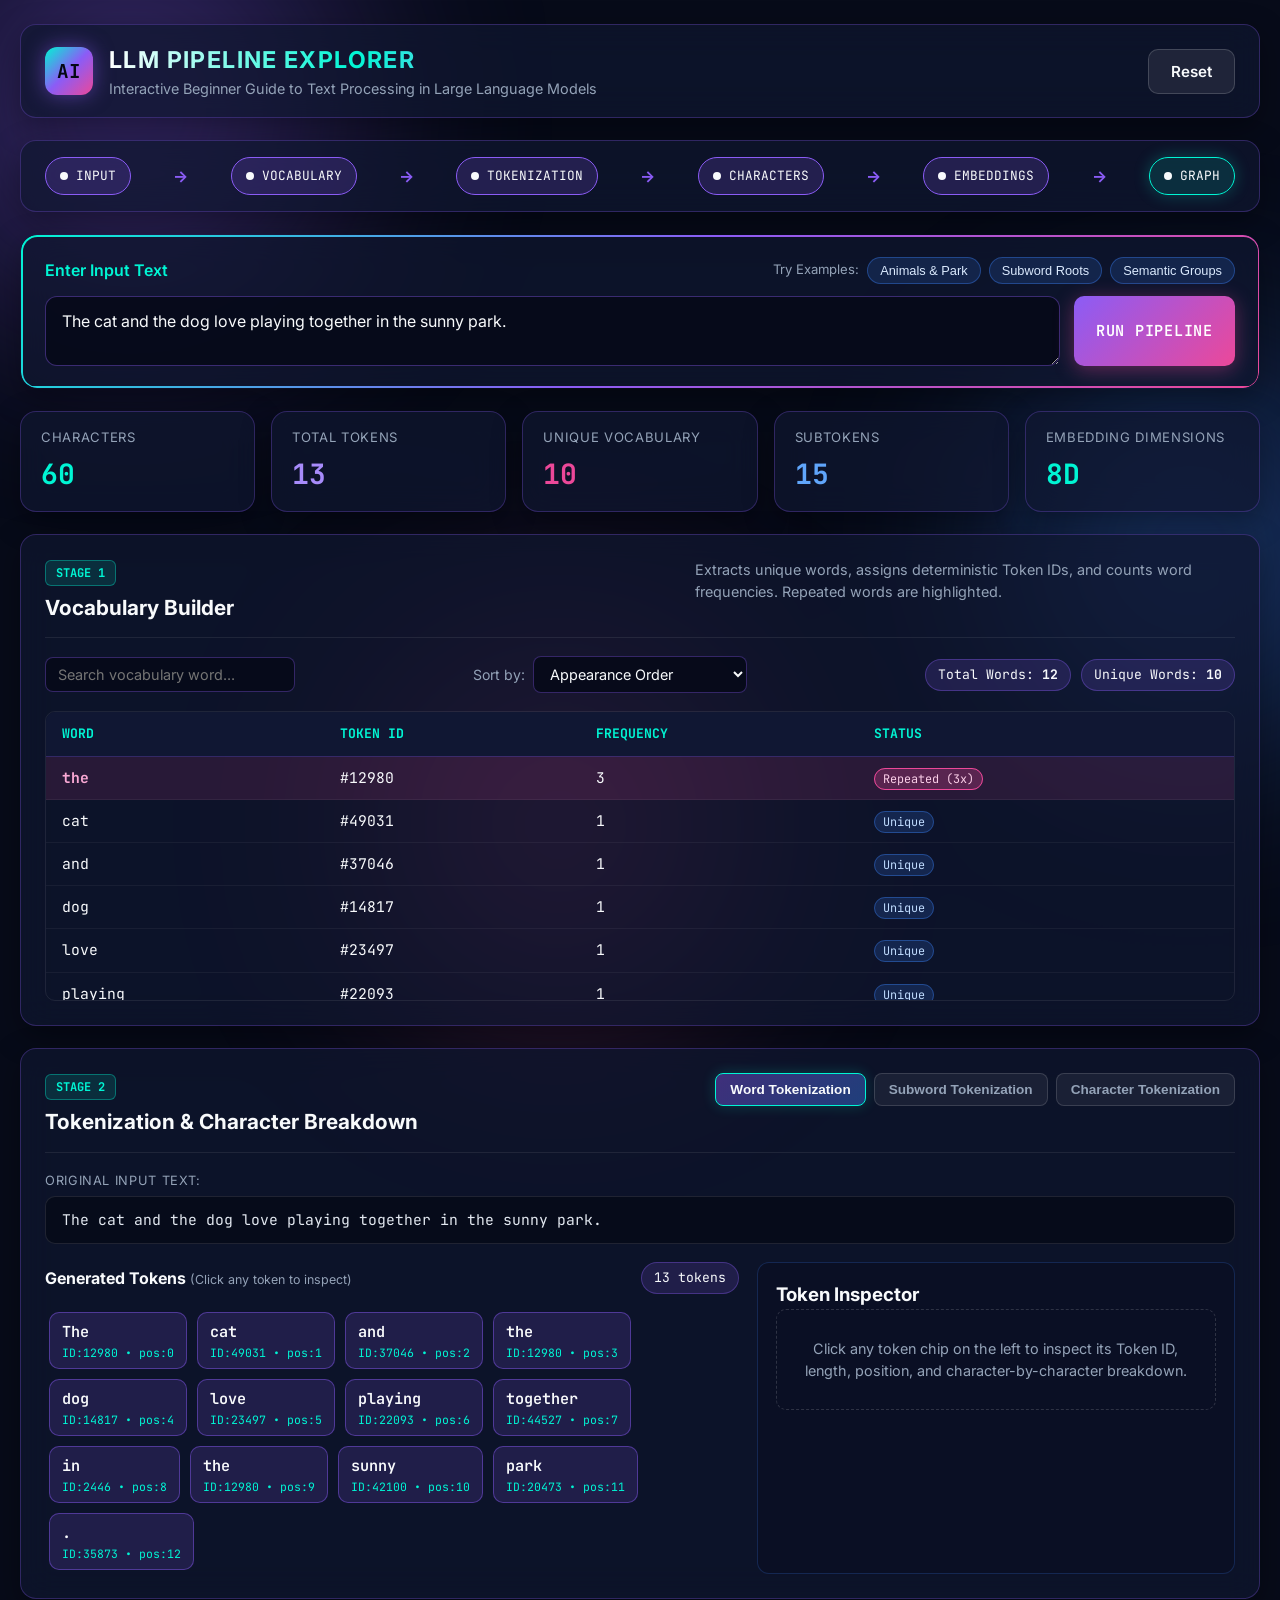
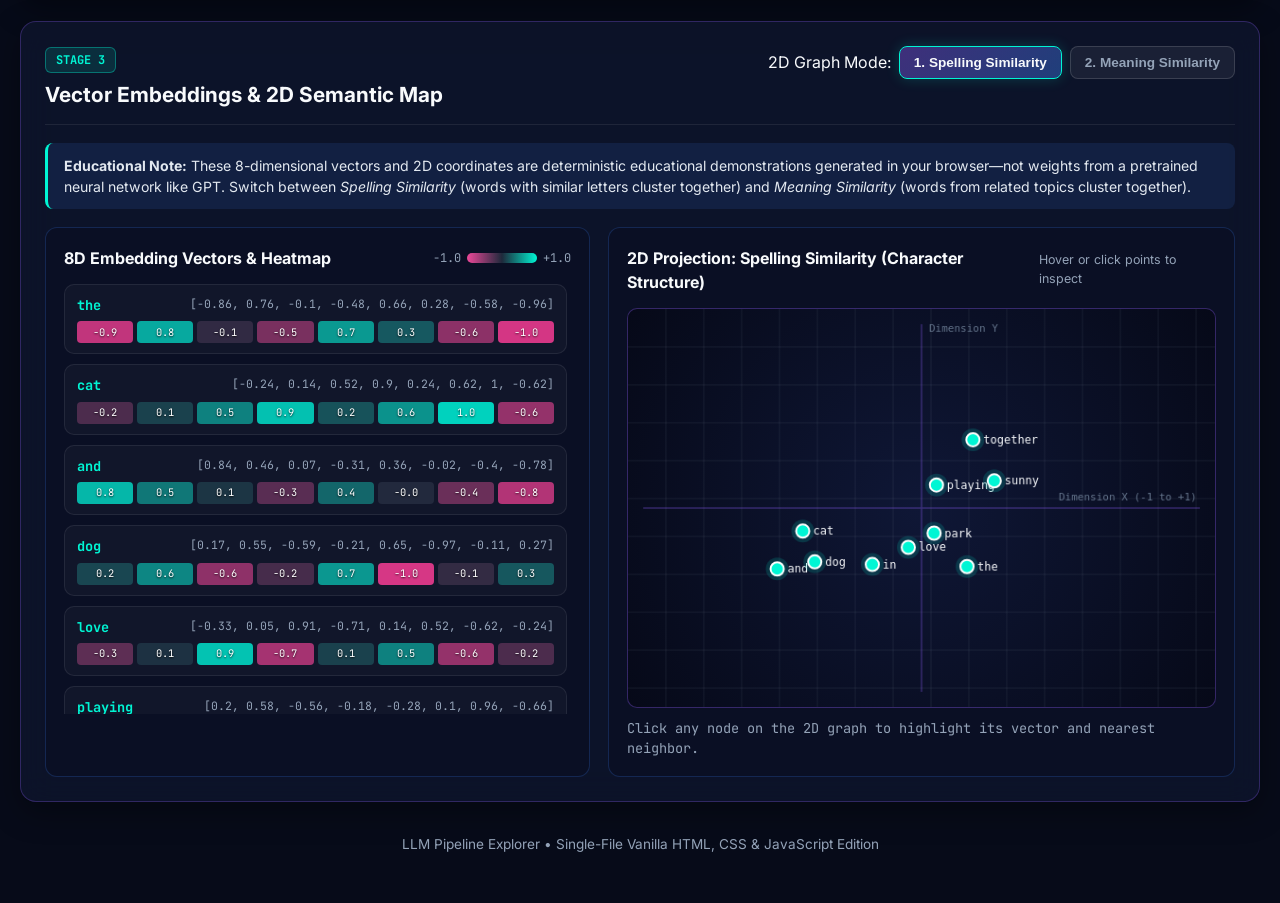
<file: heee.html>
<!DOCTYPE html>
<html lang="en">
<head>
  <meta charset="UTF-8" />
  <meta name="viewport" content="width=device-width, initial-scale=1.0" />
  <title>LLM Pipeline Explorer</title>
  <link rel="preconnect" href="https://fonts.googleapis.com" />
  <link rel="preconnect" href="https://fonts.gstatic.com" crossorigin />
  <link
    href="https://fonts.googleapis.com/css2?family=Inter:wght@400;500;600;700&family=JetBrains+Mono:wght@400;500;600;700&display=swap"
    rel="stylesheet"
  />
  <style>
    :root {
      --bg-navy: #070b19;
      --bg-card: rgba(16, 23, 48, 0.72);
      --bg-subcard: rgba(11, 16, 36, 0.78);
      --border-glass: rgba(139, 92, 246, 0.28);
      --cyan: #00f5d4;
      --blue: #3b82f6;
      --violet: #8b5cf6;
      --purple: #6d28d9;
      --pink: #ec4899;
      --text-white: #f8fafc;
      --text-muted: #94a3b8;
      --font-sans: 'Inter', -apple-system, BlinkMacSystemFont, sans-serif;
      --font-mono: 'JetBrains Mono', monospace;
    }

    * { box-sizing: border-box; margin: 0; padding: 0; }

    body {
      background-color: var(--bg-navy);
      color: var(--text-white);
      font-family: var(--font-sans);
      line-height: 1.5;
      min-height: 100vh;
      overflow-x: hidden;
      position: relative;
    }

    .bg-orb {
      position: fixed;
      border-radius: 50%;
      filter: blur(110px);
      z-index: -1;
      opacity: 0.35;
      pointer-events: none;
    }
    .orb-1 { width: 420px; height: 420px; background: var(--violet); top: -100px; left: -80px; }
    .orb-2 { width: 380px; height: 380px; background: var(--blue); top: 40%; right: -100px; }
    .orb-3 { width: 350px; height: 350px; background: var(--pink); bottom: -100px; left: 30%; }

    .app-container {
      max-width: 1320px;
      margin: 0 auto;
      padding: 24px 20px 48px;
      display: flex;
      flex-direction: column;
      gap: 22px;
    }

    .glass-card {
      background: var(--bg-card);
      backdrop-filter: blur(16px);
      -webkit-backdrop-filter: blur(16px);
      border: 1px solid var(--border-glass);
      border-radius: 16px;
      box-shadow: 0 10px 30px rgba(0, 0, 0, 0.35);
    }

    .glass-subcard {
      background: var(--bg-subcard);
      border: 1px solid rgba(59, 130, 246, 0.22);
      border-radius: 12px;
      padding: 18px;
    }

    .gradient-border {
      position: relative;
      border: 1px solid transparent;
      background-clip: padding-box;
    }
    .gradient-border::before {
      content: "";
      position: absolute;
      inset: 0;
      border-radius: 16px;
      padding: 1.5px;
      background: linear-gradient(135deg, var(--cyan), var(--violet), var(--pink));
      -webkit-mask: linear-gradient(#fff 0 0) content-box, linear-gradient(#fff 0 0);
      -webkit-mask-composite: xor;
      mask-composite: exclude;
      pointer-events: none;
    }

    .top-header {
      padding: 18px 24px;
      display: flex;
      justify-content: space-between;
      align-items: center;
      flex-wrap: wrap;
      gap: 16px;
    }
    .brand { display: flex; align-items: center; gap: 16px; }
    .logo-badge {
      width: 48px;
      height: 48px;
      border-radius: 12px;
      background: linear-gradient(135deg, var(--cyan), var(--violet), var(--pink));
      display: grid;
      place-items: center;
      font-family: var(--font-mono);
      font-weight: 700;
      font-size: 1.2rem;
      color: #050814;
      box-shadow: 0 0 20px rgba(139, 92, 246, 0.5);
    }
    .brand h1 {
      font-size: 1.45rem;
      letter-spacing: 0.06em;
      background: linear-gradient(90deg, #ffffff, var(--cyan), #c4b5fd);
      -webkit-background-clip: text;
      -webkit-text-fill-color: transparent;
    }
    .subtitle { color: var(--text-muted); font-size: 0.9rem; }

    .btn {
      border: none;
      border-radius: 10px;
      padding: 12px 22px;
      font-family: var(--font-sans);
      font-weight: 600;
      font-size: 0.95rem;
      cursor: pointer;
      transition: transform 0.18s ease, box-shadow 0.18s ease, background 0.18s ease;
    }
    .btn:active { transform: scale(0.97); }
    .btn-primary {
      background: linear-gradient(135deg, var(--violet), var(--pink));
      color: white;
      font-family: var(--font-mono);
      letter-spacing: 0.05em;
      box-shadow: 0 4px 20px rgba(236, 72, 153, 0.38);
      white-space: nowrap;
    }
    .btn-primary:hover { transform: translateY(-2px); box-shadow: 0 6px 26px rgba(0, 245, 212, 0.4); }
    .btn-secondary {
      background: rgba(255, 255, 255, 0.08);
      color: var(--text-white);
      border: 1px solid rgba(255, 255, 255, 0.16);
    }
    .btn-secondary:hover { background: rgba(255, 255, 255, 0.15); }

    .pipeline-flow {
      padding: 16px 24px;
      display: flex;
      align-items: center;
      justify-content: space-between;
      flex-wrap: wrap;
      gap: 10px;
    }
    .flow-step {
      display: flex;
      align-items: center;
      gap: 8px;
      padding: 8px 14px;
      border-radius: 999px;
      background: rgba(255, 255, 255, 0.04);
      border: 1px solid rgba(255, 255, 255, 0.1);
      font-family: var(--font-mono);
      font-size: 0.8rem;
      color: var(--text-muted);
      transition: all 0.3s ease;
    }
    .flow-step.active {
      color: var(--text-white);
      border-color: var(--cyan);
      background: rgba(0, 245, 212, 0.12);
      box-shadow: 0 0 16px rgba(0, 245, 212, 0.25);
    }
    .flow-step.completed {
      color: var(--text-white);
      border-color: var(--violet);
      background: rgba(139, 92, 246, 0.18);
    }
    .step-dot { width: 8px; height: 8px; border-radius: 50%; background: currentColor; }
    .flow-arrow { color: var(--violet); font-weight: bold; }

    .input-section { padding: 22px 24px; }
    .section-header-row {
      display: flex;
      justify-content: space-between;
      align-items: center;
      flex-wrap: wrap;
      gap: 12px;
      margin-bottom: 12px;
    }
    .section-title { font-weight: 600; font-size: 1rem; color: var(--cyan); }
    .example-buttons { display: flex; align-items: center; flex-wrap: wrap; gap: 8px; }
    .example-label { font-size: 0.82rem; color: var(--text-muted); }
    .btn-chip {
      background: rgba(59, 130, 246, 0.16);
      border: 1px solid rgba(59, 130, 246, 0.38);
      color: #dbeafe;
      padding: 5px 12px;
      border-radius: 999px;
      font-size: 0.8rem;
      cursor: pointer;
      transition: all 0.2s ease;
    }
    .btn-chip:hover { background: rgba(139, 92, 246, 0.32); border-color: var(--cyan); }

    .input-controls { display: flex; gap: 14px; align-items: stretch; }
    textarea#userInput {
      flex: 1;
      background: rgba(6, 10, 24, 0.85);
      border: 1px solid rgba(139, 92, 246, 0.4);
      border-radius: 12px;
      padding: 14px 16px;
      color: var(--text-white);
      font-family: var(--font-sans);
      font-size: 1rem;
      resize: vertical;
      outline: none;
      transition: border-color 0.2s ease;
    }
    textarea#userInput:focus { border-color: var(--cyan); }

    .error-banner {
      margin-top: 12px;
      padding: 10px 14px;
      border-radius: 8px;
      background: rgba(236, 72, 153, 0.18);
      border: 1px solid var(--pink);
      color: #fbcfe8;
      font-size: 0.9rem;
    }
    .hidden { display: none !important; }

    .stats-grid {
      display: grid;
      grid-template-columns: repeat(auto-fit, minmax(190px, 1fr));
      gap: 16px;
    }
    .stat-card { padding: 16px 20px; display: flex; flex-direction: column; gap: 6px; }
    .stat-label { font-size: 0.82rem; color: var(--text-muted); text-transform: uppercase; letter-spacing: 0.05em; }
    .stat-value { font-family: var(--font-mono); font-size: 1.75rem; font-weight: 700; }
    .cyan-text { color: var(--cyan); }
    .violet-text { color: #a78bfa; }
    .pink-text { color: var(--pink); }
    .blue-text { color: #60a5fa; }

    .stage-section { padding: 24px; display: flex; flex-direction: column; gap: 18px; }
    .stage-header {
      display: flex;
      justify-content: space-between;
      align-items: flex-start;
      flex-wrap: wrap;
      gap: 14px;
      border-bottom: 1px solid rgba(255, 255, 255, 0.08);
      padding-bottom: 14px;
    }
    .stage-badge {
      display: inline-block;
      font-family: var(--font-mono);
      font-size: 0.75rem;
      font-weight: 700;
      color: var(--cyan);
      background: rgba(0, 245, 212, 0.12);
      border: 1px solid rgba(0, 245, 212, 0.35);
      padding: 3px 10px;
      border-radius: 6px;
      margin-bottom: 6px;
    }
    .stage-header h2 { font-size: 1.3rem; }
    .stage-desc { color: var(--text-muted); font-size: 0.9rem; max-width: 540px; }

    .vocab-toolbar {
      display: flex;
      justify-content: space-between;
      align-items: center;
      flex-wrap: wrap;
      gap: 12px;
    }
    .search-box input, .sort-box select {
      background: rgba(6, 10, 24, 0.85);
      border: 1px solid rgba(139, 92, 246, 0.35);
      border-radius: 8px;
      padding: 8px 12px;
      color: var(--text-white);
      font-family: var(--font-sans);
      font-size: 0.9rem;
      outline: none;
    }
    .search-box input:focus, .sort-box select:focus { border-color: var(--cyan); }
    .sort-box { display: flex; align-items: center; gap: 8px; font-size: 0.88rem; color: var(--text-muted); }
    .vocab-summary-pills { display: flex; gap: 10px; }
    .pill {
      background: rgba(139, 92, 246, 0.16);
      border: 1px solid rgba(139, 92, 246, 0.35);
      padding: 5px 12px;
      border-radius: 999px;
      font-size: 0.82rem;
      font-family: var(--font-mono);
    }

    .table-wrapper {
      max-height: 290px;
      overflow-y: auto;
      border-radius: 10px;
      border: 1px solid rgba(255, 255, 255, 0.08);
    }
    .vocab-table { width: 100%; border-collapse: collapse; text-align: left; font-size: 0.92rem; }
    .vocab-table th {
      position: sticky;
      top: 0;
      background: #101733;
      padding: 12px 16px;
      color: var(--cyan);
      font-family: var(--font-mono);
      font-size: 0.82rem;
      text-transform: uppercase;
      border-bottom: 1px solid rgba(139, 92, 246, 0.3);
    }
    .vocab-table td {
      padding: 10px 16px;
      border-bottom: 1px solid rgba(255, 255, 255, 0.05);
      font-family: var(--font-mono);
    }
    .vocab-table tr.repeated-word { background: rgba(236, 72, 153, 0.12); }
    .vocab-table tr.repeated-word td:first-child { color: #f9a8d4; font-weight: 700; }
    .badge-repeat {
      background: rgba(236, 72, 153, 0.25);
      border: 1px solid var(--pink);
      color: #fbcfe8;
      padding: 2px 8px;
      border-radius: 999px;
      font-size: 0.74rem;
    }
    .badge-unique {
      background: rgba(59, 130, 246, 0.18);
      border: 1px solid rgba(59, 130, 246, 0.4);
      color: #bfdbfe;
      padding: 2px 8px;
      border-radius: 999px;
      font-size: 0.74rem;
    }

    .tab-group, .graph-toggle-group { display: flex; align-items: center; gap: 8px; flex-wrap: wrap; }
    .tab-btn, .mode-btn {
      background: rgba(255, 255, 255, 0.06);
      border: 1px solid rgba(255, 255, 255, 0.14);
      color: var(--text-muted);
      padding: 8px 14px;
      border-radius: 8px;
      font-size: 0.85rem;
      font-weight: 600;
      cursor: pointer;
      transition: all 0.2s ease;
    }
    .tab-btn.active, .mode-btn.active {
      background: linear-gradient(135deg, rgba(139, 92, 246, 0.4), rgba(59, 130, 246, 0.4));
      border-color: var(--cyan);
      color: var(--text-white);
      box-shadow: 0 0 14px rgba(0, 245, 212, 0.2);
    }

    .info-callout {
      background: rgba(59, 130, 246, 0.12);
      border-left: 3px solid var(--cyan);
      padding: 12px 16px;
      border-radius: 8px;
      font-size: 0.88rem;
      color: #e2e8f0;
    }
    .info-callout code {
      background: rgba(0, 0, 0, 0.35);
      padding: 2px 6px;
      border-radius: 4px;
      color: var(--cyan);
      font-family: var(--font-mono);
    }

    .original-text-box { display: flex; flex-direction: column; gap: 6px; }
    .box-label { font-size: 0.8rem; color: var(--text-muted); text-transform: uppercase; letter-spacing: 0.05em; }
    .mono-box {
      background: rgba(6, 10, 24, 0.8);
      border: 1px solid rgba(255, 255, 255, 0.1);
      padding: 12px 16px;
      border-radius: 10px;
      font-family: var(--font-mono);
      font-size: 0.92rem;
      color: #e2e8f0;
    }

    .token-area { display: grid; grid-template-columns: 1.45fr 1fr; gap: 18px; }
    .panel-header { display: flex; justify-content: space-between; align-items: center; margin-bottom: 14px; gap: 10px; }
    .panel-header h3 { font-size: 1rem; }
    .hint { font-size: 0.78rem; color: var(--text-muted); font-weight: 400; }

    .token-grid {
      display: flex;
      flex-wrap: wrap;
      gap: 10px;
      max-height: 320px;
      overflow-y: auto;
      padding: 4px;
    }
    .token-chip {
      background: rgba(139, 92, 246, 0.16);
      border: 1px solid rgba(139, 92, 246, 0.45);
      border-radius: 10px;
      padding: 8px 12px;
      cursor: pointer;
      display: flex;
      flex-direction: column;
      gap: 3px;
      transition: all 0.18s ease;
      font-family: var(--font-mono);
    }
    .token-chip:hover { transform: translateY(-2px); border-color: var(--cyan); background: rgba(0, 245, 212, 0.14); }
    .token-chip.selected {
      border-color: var(--pink);
      background: rgba(236, 72, 153, 0.25);
      box-shadow: 0 0 14px rgba(236, 72, 153, 0.35);
    }
    .token-chip-text { font-size: 0.95rem; font-weight: 600; color: var(--text-white); }
    .token-chip-meta { font-size: 0.72rem; color: var(--cyan); }

    .inspector-placeholder {
      color: var(--text-muted);
      font-size: 0.9rem;
      padding: 28px 12px;
      text-align: center;
      border: 1px dashed rgba(255, 255, 255, 0.15);
      border-radius: 10px;
    }
    .inspector-content { display: flex; flex-direction: column; gap: 14px; }
    .inspector-hero {
      background: rgba(139, 92, 246, 0.16);
      border: 1px solid rgba(139, 92, 246, 0.35);
      padding: 12px;
      border-radius: 10px;
    }
    .inspector-label { display: block; font-size: 0.75rem; text-transform: uppercase; color: var(--text-muted); margin-bottom: 4px; }
    .inspector-token-value { font-family: var(--font-mono); font-size: 1.25rem; font-weight: 700; color: var(--cyan); }
    .inspector-metrics { display: grid; grid-template-columns: repeat(2, 1fr); gap: 10px; }
    .metric-item { background: rgba(255, 255, 255, 0.04); padding: 10px; border-radius: 8px; display: flex; flex-direction: column; }
    .metric-item span { font-size: 0.75rem; color: var(--text-muted); }
    .metric-item strong { font-family: var(--font-mono); font-size: 0.95rem; color: var(--text-white); }

    .char-boxes { display: flex; flex-wrap: wrap; gap: 8px; margin-top: 6px; }
    .char-box {
      background: rgba(0, 245, 212, 0.12);
      border: 1px solid rgba(0, 245, 212, 0.35);
      border-radius: 8px;
      padding: 6px 10px;
      text-align: center;
      font-family: var(--font-mono);
    }
    .char-box .c-glyph { display: block; font-size: 1rem; font-weight: 700; color: var(--text-white); }
    .char-box .c-code { display: block; font-size: 0.68rem; color: var(--cyan); }

    .embeddings-layout { display: grid; grid-template-columns: 1fr 1.15fr; gap: 18px; }
    .heatmap-legend { display: flex; align-items: center; gap: 6px; font-family: var(--font-mono); font-size: 0.75rem; color: var(--text-muted); }
    .legend-bar { width: 70px; height: 10px; border-radius: 999px; background: linear-gradient(90deg, #ec4899, #1e293b, #00f5d4); }

    .vector-list { display: flex; flex-direction: column; gap: 10px; max-height: 430px; overflow-y: auto; padding-right: 4px; }
    .vector-row {
      background: rgba(255, 255, 255, 0.03);
      border: 1px solid rgba(255, 255, 255, 0.08);
      border-radius: 10px;
      padding: 10px 12px;
      cursor: pointer;
      transition: border-color 0.2s ease;
    }
    .vector-row.highlighted { border-color: var(--cyan); background: rgba(0, 245, 212, 0.08); }
    .vector-row-top { display: flex; justify-content: space-between; margin-bottom: 6px; font-family: var(--font-mono); font-size: 0.85rem; }
    .vector-word { font-weight: 700; color: var(--cyan); }
    .vector-nums { color: var(--text-muted); font-size: 0.72rem; }
    .heatmap-cells { display: grid; grid-template-columns: repeat(8, 1fr); gap: 4px; }
    .heat-cell {
      height: 22px;
      border-radius: 4px;
      display: grid;
      place-items: center;
      font-family: var(--font-mono);
      font-size: 0.65rem;
      color: #ffffff;
      text-shadow: 0 1px 2px rgba(0, 0, 0, 0.8);
    }

    .canvas-wrapper {
      position: relative;
      width: 100%;
      border-radius: 10px;
      overflow: hidden;
      border: 1px solid rgba(139, 92, 246, 0.35);
      background: radial-gradient(circle at center, #0f1736 0%, #060918 100%);
    }
    canvas#embeddingCanvas { width: 100%; height: auto; display: block; cursor: crosshair; }
    .canvas-tooltip {
      position: absolute;
      pointer-events: none;
      background: rgba(7, 11, 25, 0.94);
      border: 1px solid var(--cyan);
      padding: 8px 12px;
      border-radius: 8px;
      font-family: var(--font-mono);
      font-size: 0.78rem;
      color: var(--text-white);
      box-shadow: 0 6px 20px rgba(0, 0, 0, 0.5);
      z-index: 10;
    }
    .graph-footer-info { margin-top: 10px; font-size: 0.85rem; color: var(--text-muted); font-family: var(--font-mono); }
    .app-footer { text-align: center; color: var(--text-muted); font-size: 0.85rem; padding-top: 10px; }

    @media (max-width: 960px) {
      .token-area, .embeddings-layout { grid-template-columns: 1fr; }
      .input-controls { flex-direction: column; }
    }
  </style>
</head>
<body>
  <div class="bg-orb orb-1"></div>
  <div class="bg-orb orb-2"></div>
  <div class="bg-orb orb-3"></div>

  <div class="app-container">
    <!-- Header -->
    <header class="top-header glass-card">
      <div class="brand">
        <div class="logo-badge">AI</div>
        <div>
          <h1>LLM PIPELINE EXPLORER</h1>
          <p class="subtitle">Interactive Beginner Guide to Text Processing in Large Language Models</p>
        </div>
      </div>
      <div class="header-actions">
        <button id="resetBtn" class="btn btn-secondary" title="Reset dashboard">Reset</button>
      </div>
    </header>

    <!-- Pipeline Flow Diagram -->
    <section class="pipeline-flow glass-card" aria-label="Pipeline Progress">
      <div class="flow-step active" data-step="0"><span class="step-dot"></span><span class="step-label">INPUT</span></div>
      <div class="flow-arrow">→</div>
      <div class="flow-step" data-step="1"><span class="step-dot"></span><span class="step-label">VOCABULARY</span></div>
      <div class="flow-arrow">→</div>
      <div class="flow-step" data-step="2"><span class="step-dot"></span><span class="step-label">TOKENIZATION</span></div>
      <div class="flow-arrow">→</div>
      <div class="flow-step" data-step="3"><span class="step-dot"></span><span class="step-label">CHARACTERS</span></div>
      <div class="flow-arrow">→</div>
      <div class="flow-step" data-step="4"><span class="step-dot"></span><span class="step-label">EMBEDDINGS</span></div>
      <div class="flow-arrow">→</div>
      <div class="flow-step" data-step="5"><span class="step-dot"></span><span class="step-label">GRAPH</span></div>
    </section>

    <!-- Input & Controls -->
    <section class="input-section glass-card gradient-border">
      <div class="section-header-row">
        <label for="userInput" class="section-title">Enter Input Text</label>
        <div class="example-buttons">
          <span class="example-label">Try Examples:</span>
          <button type="button" class="btn-chip example-btn" data-text="The cat and the dog love playing together in the sunny park.">Animals &amp; Park</button>
          <button type="button" class="btn-chip example-btn" data-text="Running runners run fast while learning deep learning models.">Subword Roots</button>
          <button type="button" class="btn-chip example-btn" data-text="Apple, banana, and mango are sweet fruits; computer and laptop are smart machines.">Semantic Groups</button>
        </div>
      </div>

      <div class="input-controls">
        <textarea id="userInput" rows="2" placeholder="Type any sentence here to watch how an LLM processes text...">The cat and the dog love playing together in the sunny park.</textarea>
        <button id="runPipelineBtn" class="btn btn-primary">RUN PIPELINE</button>
      </div>
      <p id="errorBanner" class="error-banner hidden" role="alert"></p>
    </section>

    <!-- Live Statistics Bar -->
    <section class="stats-grid">
      <div class="stat-card glass-card"><span class="stat-label">Characters</span><span id="statChars" class="stat-value cyan-text">0</span></div>
      <div class="stat-card glass-card"><span class="stat-label">Total Tokens</span><span id="statTotalTokens" class="stat-value violet-text">0</span></div>
      <div class="stat-card glass-card"><span class="stat-label">Unique Vocabulary</span><span id="statVocabSize" class="stat-value pink-text">0</span></div>
      <div class="stat-card glass-card"><span class="stat-label">Subtokens</span><span id="statSubtokens" class="stat-value blue-text">0</span></div>
      <div class="stat-card glass-card"><span class="stat-label">Embedding Dimensions</span><span id="statDimensions" class="stat-value cyan-text">8D</span></div>
    </section>

    <!-- STAGE 1: VOCABULARY BUILDER -->
    <section class="stage-section glass-card" id="stage1">
      <div class="stage-header">
        <div>
          <span class="stage-badge">STAGE 1</span>
          <h2>Vocabulary Builder</h2>
        </div>
        <p class="stage-desc">
          Extracts unique words, assigns deterministic Token IDs, and counts word frequencies. Repeated words are highlighted.
        </p>
      </div>

      <div class="vocab-toolbar">
        <div class="search-box">
          <input type="text" id="vocabSearch" placeholder="Search vocabulary word..." aria-label="Search vocabulary" />
        </div>
        <div class="sort-box">
          <label for="vocabSort">Sort by:</label>
          <select id="vocabSort">
            <option value="order">Appearance Order</option>
            <option value="freq-desc">Frequency (High → Low)</option>
            <option value="freq-asc">Frequency (Low → High)</option>
            <option value="alpha">Alphabetical (A → Z)</option>
            <option value="id">Token ID</option>
          </select>
        </div>
        <div class="vocab-summary-pills">
          <span class="pill">Total Words: <strong id="vocabTotalCount">0</strong></span>
          <span class="pill">Unique Words: <strong id="vocabUniqueCount">0</strong></span>
        </div>
      </div>

      <div class="table-wrapper">
        <table class="vocab-table">
          <thead>
            <tr>
              <th>Word</th>
              <th>Token ID</th>
              <th>Frequency</th>
              <th>Status</th>
            </tr>
          </thead>
          <tbody id="vocabTableBody"></tbody>
        </table>
      </div>
    </section>

    <!-- STAGE 2: TOKENIZATION -->
    <section class="stage-section glass-card" id="stage2">
      <div class="stage-header">
        <div>
          <span class="stage-badge">STAGE 2</span>
          <h2>Tokenization &amp; Character Breakdown</h2>
        </div>
        <div class="tab-group" role="tablist">
          <button class="tab-btn active" data-tab="word" role="tab">Word Tokenization</button>
          <button class="tab-btn" data-tab="subword" role="tab">Subword Tokenization</button>
          <button class="tab-btn" data-tab="char" role="tab">Character Tokenization</button>
        </div>
      </div>

      <div id="subwordNote" class="info-callout hidden">
        <strong>Educational Note:</strong> This subword splitter uses deterministic prefix/root/suffix rules (e.g., <code>play</code> + <code>##ing</code>) to demonstrate how modern LLMs break unfamiliar or complex words into smaller reusable pieces. Real LLMs use statistical algorithms like BPE (Byte Pair Encoding) trained on massive datasets.
      </div>

      <div class="original-text-box">
        <span class="box-label">Original Input Text:</span>
        <div id="originalTextDisplay" class="mono-box"></div>
      </div>

      <div class="token-area">
        <div class="token-stream-panel">
          <div class="panel-header">
            <h3>Generated Tokens <span class="hint">(Click any token to inspect)</span></h3>
            <span id="activeModeCount" class="pill">0 tokens</span>
          </div>
          <div id="tokenContainer" class="token-grid"></div>
        </div>

        <div class="token-inspector-panel glass-subcard">
          <h3>Token Inspector</h3>
          <div id="tokenInspectorEmpty" class="inspector-placeholder">
            Click any token chip on the left to inspect its Token ID, length, position, and character-by-character breakdown.
          </div>
          <div id="tokenInspectorDetails" class="inspector-content hidden">
            <div class="inspector-hero">
              <span class="inspector-label">Selected Token</span>
              <div id="inspTokenText" class="inspector-token-value"></div>
            </div>
            <div class="inspector-metrics">
              <div class="metric-item"><span>Token ID</span><strong id="inspTokenId">-</strong></div>
              <div class="metric-item"><span>Length</span><strong id="inspTokenLen">-</strong></div>
              <div class="metric-item"><span>Position Index</span><strong id="inspTokenPos">-</strong></div>
              <div class="metric-item"><span>Mode</span><strong id="inspTokenMode">-</strong></div>
            </div>
            <div class="char-breakdown-section">
              <span class="inspector-label">Character-by-Character Breakdown</span>
              <div id="inspCharList" class="char-boxes"></div>
            </div>
          </div>
        </div>
      </div>
    </section>

    <!-- STAGE 3: EMBEDDINGS -->
    <section class="stage-section glass-card" id="stage3">
      <div class="stage-header">
        <div>
          <span class="stage-badge">STAGE 3</span>
          <h2>Vector Embeddings &amp; 2D Semantic Map</h2>
        </div>
        <div class="graph-toggle-group">
          <span class="toggle-label">2D Graph Mode:</span>
          <button id="modeSpellingBtn" class="mode-btn active" data-mode="spelling">1. Spelling Similarity</button>
          <button id="modeMeaningBtn" class="mode-btn" data-mode="meaning">2. Meaning Similarity</button>
        </div>
      </div>

      <div class="info-callout">
        <strong>Educational Note:</strong> These 8-dimensional vectors and 2D coordinates are deterministic educational demonstrations generated in your browser—not weights from a pretrained neural network like GPT. Switch between <em>Spelling Similarity</em> (words with similar letters cluster together) and <em>Meaning Similarity</em> (words from related topics cluster together).
      </div>

      <div class="embeddings-layout">
        <div class="vectors-panel glass-subcard">
          <div class="panel-header">
            <h3>8D Embedding Vectors &amp; Heatmap</h3>
            <div class="heatmap-legend">
              <span>-1.0</span>
              <div class="legend-bar"></div>
              <span>+1.0</span>
            </div>
          </div>
          <div id="vectorList" class="vector-list"></div>
        </div>

        <div class="graph-panel glass-subcard">
          <div class="panel-header">
            <h3 id="graphTitle">2D Projection: Spelling Similarity</h3>
            <span class="hint">Hover or click points to inspect</span>
          </div>
          <div class="canvas-wrapper">
            <canvas id="embeddingCanvas" width="620" height="420"></canvas>
            <div id="canvasTooltip" class="canvas-tooltip hidden"></div>
          </div>
          <div id="graphSelectedInfo" class="graph-footer-info">
            Click any node on the 2D graph to highlight its vector and nearest neighbor.
          </div>
        </div>
      </div>
    </section>

    <footer class="app-footer">
      <p>LLM Pipeline Explorer &bull; Single-File Vanilla HTML, CSS &amp; JavaScript Edition</p>
    </footer>
  </div>

  <script>
    const EMBEDDING_DIM = 8;

    const SEMANTIC_CLUSTERS = {
      animals: {
        center: [-0.62, 0.58],
        color: "#00f5d4",
        words: ["cat", "dog", "bird", "fish", "lion", "tiger", "bear", "wolf", "horse", "animal", "animals", "pet", "pets"]
      },
      nature: {
        center: [-0.45, -0.55],
        color: "#38bdf8",
        words: ["park", "tree", "trees", "forest", "river", "ocean", "sun", "sunny", "sky", "flower", "flowers", "grass", "mountain"]
      },
      food: {
        center: [0.62, 0.56],
        color: "#f472b6",
        words: ["apple", "banana", "mango", "fruit", "fruits", "food", "sweet", "eat", "bread", "milk", "coffee", "water", "cake"]
      },
      tech: {
        center: [0.58, -0.52],
        color: "#a78bfa",
        words: ["computer", "laptop", "ai", "llm", "model", "models", "code", "data", "network", "learning", "deep", "machine", "machines", "smart", "robot"]
      },
      action: {
        center: [0.02, 0.05],
        color: "#fbbf24",
        words: ["run", "running", "runners", "play", "playing", "love", "learn", "think", "build", "fast", "together", "walk", "jump"]
      }
    };

    const state = {
      rawText: "",
      vocabList: [],
      vocabMap: {},
      tokensByMode: { word: [], subword: [], char: [] },
      activeTab: "word",
      selectedTokenIndex: null,
      graphMode: "spelling",
      embeddings: [],
      graphPoints: [],
      selectedGraphWord: null,
      hoveredPoint: null
    };

    const els = {
      userInput: document.getElementById("userInput"),
      runPipelineBtn: document.getElementById("runPipelineBtn"),
      resetBtn: document.getElementById("resetBtn"),
      errorBanner: document.getElementById("errorBanner"),
      exampleBtns: document.querySelectorAll(".example-btn"),
      flowSteps: document.querySelectorAll(".flow-step"),
      statChars: document.getElementById("statChars"),
      statTotalTokens: document.getElementById("statTotalTokens"),
      statVocabSize: document.getElementById("statVocabSize"),
      statSubtokens: document.getElementById("statSubtokens"),
      statDimensions: document.getElementById("statDimensions"),
      vocabSearch: document.getElementById("vocabSearch"),
      vocabSort: document.getElementById("vocabSort"),
      vocabTotalCount: document.getElementById("vocabTotalCount"),
      vocabUniqueCount: document.getElementById("vocabUniqueCount"),
      vocabTableBody: document.getElementById("vocabTableBody"),
      tabBtns: document.querySelectorAll(".tab-btn"),
      subwordNote: document.getElementById("subwordNote"),
      originalTextDisplay: document.getElementById("originalTextDisplay"),
      activeModeCount: document.getElementById("activeModeCount"),
      tokenContainer: document.getElementById("tokenContainer"),
      tokenInspectorEmpty: document.getElementById("tokenInspectorEmpty"),
      tokenInspectorDetails: document.getElementById("tokenInspectorDetails"),
      inspTokenText: document.getElementById("inspTokenText"),
      inspTokenId: document.getElementById("inspTokenId"),
      inspTokenLen: document.getElementById("inspTokenLen"),
      inspTokenPos: document.getElementById("inspTokenPos"),
      inspTokenMode: document.getElementById("inspTokenMode"),
      inspCharList: document.getElementById("inspCharList"),
      modeSpellingBtn: document.getElementById("modeSpellingBtn"),
      modeMeaningBtn: document.getElementById("modeMeaningBtn"),
      vectorList: document.getElementById("vectorList"),
      graphTitle: document.getElementById("graphTitle"),
      embeddingCanvas: document.getElementById("embeddingCanvas"),
      canvasTooltip: document.getElementById("canvasTooltip"),
      graphSelectedInfo: document.getElementById("graphSelectedInfo")
    };

    function deterministicHash(str) {
      let hash = 2166136261;
      for (let i = 0; i < str.length; i++) {
        hash ^= str.charCodeAt(i);
        hash = Math.imul(hash, 16777619);
      }
      return Math.abs(hash >>> 0);
    }

    function getDeterministicTokenId(tokenStr) {
      return 1000 + (deterministicHash(tokenStr.toLowerCase()) % 49000);
    }

    function extractWords(text) {
      return text.toLowerCase().match(/[a-z0-9]+(?:'[a-z0-9]+)?/g) || [];
    }

    function extractWordAndPunctTokens(text) {
      return text.match(/[A-Za-z0-9]+(?:'[A-Za-z0-9]+)?|[^\sA-Za-z0-9]/g) || [];
    }

    function splitIntoSubwords(token) {
      if (token.length <= 4 || !/^[a-zA-Z]+$/.test(token)) return [token];
      const lower = token.toLowerCase();
      const prefixes = ["un", "re", "pre", "dis", "mis", "non", "over", "sub"];
      const suffixes = ["ing", "ed", "ers", "er", "ly", "tion", "ment", "ness", "able", "ful", "s"];

      let remaining = token;
      const parts = [];

      for (const pre of prefixes) {
        if (lower.startsWith(pre) && remaining.length - pre.length >= 3) {
          parts.push(remaining.slice(0, pre.length));
          remaining = remaining.slice(pre.length);
          break;
        }
      }

      let suffixFound = null;
      const remLower = remaining.toLowerCase();
      for (const suf of suffixes) {
        if (remLower.endsWith(suf) && remaining.length - suf.length >= 3) {
          suffixFound = remaining.slice(remaining.length - suf.length);
          remaining = remaining.slice(0, remaining.length - suf.length);
          break;
        }
      }

      parts.push(parts.length > 0 ? "##" + remaining : remaining);
      if (suffixFound) parts.push("##" + suffixFound);
      return parts;
    }

    function animatePipelineSteps() {
      els.flowSteps.forEach((step, idx) => {
        step.classList.remove("active", "completed");
        setTimeout(() => {
          if (idx > 0) {
            els.flowSteps[idx - 1].classList.remove("active");
            els.flowSteps[idx - 1].classList.add("completed");
          }
          step.classList.add("active");
        }, idx * 110);
      });
    }

    function showError(message) {
      els.errorBanner.textContent = message;
      els.errorBanner.classList.remove("hidden");
    }

    function clearError() {
      els.errorBanner.textContent = "";
      els.errorBanner.classList.add("hidden");
    }

    function runPipeline() {
      const text = els.userInput.value.trim();
      if (!text) {
        showError("Please enter a sentence or click one of the example buttons above before running the pipeline.");
        return;
      }

      clearError();
      animatePipelineSteps();
      state.rawText = text;
      state.selectedTokenIndex = null;
      state.selectedGraphWord = null;

      const words = extractWords(text);
      const vocabMap = {};
      words.forEach((word, idx) => {
        if (!vocabMap[word]) {
          vocabMap[word] = { word, tokenId: getDeterministicTokenId(word), frequency: 1, firstIndex: idx };
        } else {
          vocabMap[word].frequency += 1;
        }
      });

      state.vocabMap = vocabMap;
      state.vocabList = Object.values(vocabMap);

      const rawTokens = extractWordAndPunctTokens(text);
      state.tokensByMode.word = rawTokens.map((tok, index) => ({
        text: tok,
        tokenId: getDeterministicTokenId(tok),
        length: tok.length,
        position: index
      }));

      const subwordTokens = [];
      rawTokens.forEach((tok) => {
        splitIntoSubwords(tok).forEach((piece) => {
          subwordTokens.push({
            text: piece,
            tokenId: getDeterministicTokenId(piece),
            length: piece.replace(/^##/, "").length,
            position: subwordTokens.length
          });
        });
      });
      state.tokensByMode.subword = subwordTokens;

      state.tokensByMode.char = Array.from(text).map((ch, index) => ({
        text: ch === " " ? "␣" : ch,
        rawChar: ch,
        tokenId: 100 + ch.charCodeAt(0),
        length: 1,
        position: index
      }));

      state.embeddings = state.vocabList.map((entry) => ({
        word: entry.word,
        tokenId: entry.tokenId,
        frequency: entry.frequency,
        vector: generateDemoVector(entry.word)
      }));

      els.statChars.textContent = text.length;
      els.statTotalTokens.textContent = state.tokensByMode.word.length;
      els.statVocabSize.textContent = state.vocabList.length;
      els.statSubtokens.textContent = state.tokensByMode.subword.length;
      els.statDimensions.textContent = `${EMBEDDING_DIM}D`;

      renderVocabularyTable();
      renderTokenizationStage();
      renderEmbeddingsStage();
    }

    function renderVocabularyTable() {
      const query = els.vocabSearch.value.trim().toLowerCase();
      const sortBy = els.vocabSort.value;

      const totalWordCount = state.vocabList.reduce((acc, item) => acc + item.frequency, 0);
      els.vocabTotalCount.textContent = totalWordCount;
      els.vocabUniqueCount.textContent = state.vocabList.length;

      let filtered = state.vocabList.filter((item) => item.word.includes(query));
      filtered.sort((a, b) => {
        if (sortBy === "freq-desc") return b.frequency - a.frequency || a.firstIndex - b.firstIndex;
        if (sortBy === "freq-asc") return a.frequency - b.frequency || a.firstIndex - b.firstIndex;
        if (sortBy === "alpha") return a.word.localeCompare(b.word);
        if (sortBy === "id") return a.tokenId - b.tokenId;
        return a.firstIndex - b.firstIndex;
      });

      els.vocabTableBody.innerHTML = "";
      if (filtered.length === 0) {
        const tr = document.createElement("tr");
        tr.innerHTML = `<td colspan="4" style="text-align:center; color:#94a3b8; padding:18px;">No matching vocabulary words found.</td>`;
        els.vocabTableBody.appendChild(tr);
        return;
      }

      filtered.forEach((item) => {
        const isRepeated = item.frequency > 1;
        const tr = document.createElement("tr");
        if (isRepeated) tr.classList.add("repeated-word");
        tr.innerHTML = `
          <td>${escapeHtml(item.word)}</td>
          <td>#${item.tokenId}</td>
          <td>${item.frequency}</td>
          <td>${isRepeated ? `<span class="badge-repeat">Repeated (${item.frequency}x)</span>` : `<span class="badge-unique">Unique</span>`}</td>
        `;
        els.vocabTableBody.appendChild(tr);
      });
    }

    function renderTokenizationStage() {
      els.originalTextDisplay.textContent = state.rawText;
      els.subwordNote.classList.toggle("hidden", state.activeTab !== "subword");

      const tokens = state.tokensByMode[state.activeTab] || [];
      els.activeModeCount.textContent = `${tokens.length} tokens`;
      els.tokenContainer.innerHTML = "";

      tokens.forEach((tok, idx) => {
        const chip = document.createElement("button");
        chip.type = "button";
        chip.className = "token-chip" + (state.selectedTokenIndex === idx ? " selected" : "");
        chip.innerHTML = `
          <span class="token-chip-text">${escapeHtml(tok.text)}</span>
          <span class="token-chip-meta">ID:${tok.tokenId} &bull; pos:${tok.position}</span>
        `;
        chip.addEventListener("click", () => {
          state.selectedTokenIndex = idx;
          renderTokenizationStage();
          inspectToken(tok);
        });
        els.tokenContainer.appendChild(chip);
      });

      if (state.selectedTokenIndex === null || !tokens[state.selectedTokenIndex]) {
        els.tokenInspectorEmpty.classList.remove("hidden");
        els.tokenInspectorDetails.classList.add("hidden");
      }
    }

    function inspectToken(tok) {
      els.tokenInspectorEmpty.classList.add("hidden");
      els.tokenInspectorDetails.classList.remove("hidden");

      els.inspTokenText.textContent = `"${tok.text}"`;
      els.inspTokenId.textContent = `#${tok.tokenId}`;
      els.inspTokenLen.textContent = `${tok.length} char${tok.length === 1 ? "" : "s"}`;
      els.inspTokenPos.textContent = tok.position;
      els.inspTokenMode.textContent = state.activeTab.toUpperCase();

      const sourceString = tok.rawChar !== undefined ? tok.rawChar : tok.text;
      els.inspCharList.innerHTML = "";
      Array.from(sourceString).forEach((ch) => {
        const displayGlyph = ch === " " ? "␣" : ch;
        const box = document.createElement("div");
        box.className = "char-box";
        box.innerHTML = `<span class="c-glyph">${escapeHtml(displayGlyph)}</span><span class="c-code">ASCII ${ch.charCodeAt(0)}</span>`;
        els.inspCharList.appendChild(box);
      });
    }

    function generateDemoVector(word) {
      const vec = [];
      for (let d = 0; d < EMBEDDING_DIM; d++) {
        const h = deterministicHash(`${word}_dim_${d}`);
        vec.push(Number((((h % 2000) / 1000) - 1).toFixed(2)));
      }
      return vec;
    }

    function valueToHeatmapColor(val) {
      if (val >= 0) {
        const intensity = Math.min(1, val);
        const r = Math.round(30 * (1 - intensity));
        const g = Math.round(41 * (1 - intensity) + 210 * intensity);
        const b = Math.round(59 * (1 - intensity) + 190 * intensity);
        return `rgb(${r}, ${g}, ${b})`;
      } else {
        const intensity = Math.min(1, Math.abs(val));
        const r = Math.round(30 * (1 - intensity) + 220 * intensity);
        const g = Math.round(41 * (1 - intensity) + 55 * intensity);
        const b = Math.round(59 * (1 - intensity) + 135 * intensity);
        return `rgb(${r}, ${g}, ${b})`;
      }
    }

    function renderEmbeddingsStage() {
      renderVectorHeatmapList();
      computeGraphCoordinates();
      drawEmbeddingCanvas();
    }

    function renderVectorHeatmapList() {
      els.vectorList.innerHTML = "";
      if (state.embeddings.length === 0) {
        els.vectorList.innerHTML = `<p style="color:#94a3b8;">Run the pipeline to generate embedding vectors.</p>`;
        return;
      }

      state.embeddings.forEach((item) => {
        const row = document.createElement("div");
        row.className = "vector-row" + (state.selectedGraphWord === item.word ? " highlighted" : "");
        const cellsHtml = item.vector
          .map((v) => `<div class="heat-cell" style="background:${valueToHeatmapColor(v)}" title="Dim value: ${v}">${v.toFixed(1)}</div>`)
          .join("");

        row.innerHTML = `
          <div class="vector-row-top">
            <span class="vector-word">${escapeHtml(item.word)}</span>
            <span class="vector-nums">[${item.vector.join(", ")}]</span>
          </div>
          <div class="heatmap-cells">${cellsHtml}</div>
        `;
        row.addEventListener("click", () => {
          state.selectedGraphWord = item.word;
          renderEmbeddingsStage();
        });
        els.vectorList.appendChild(row);
      });
    }

    function computeGraphCoordinates() {
      const words = state.embeddings.map((e) => e.word);
      if (state.graphMode === "spelling") {
        els.graphTitle.textContent = "2D Projection: Spelling Similarity (Character Structure)";
        state.graphPoints = words.map((word) => {
          const firstCharNorm = ((word.charCodeAt(0) - 97) / 25) * 1.4 - 0.7;
          let charSum = 0;
          for (let i = 0; i < word.length; i++) charSum += (word.charCodeAt(i) - 97) / 25;
          const avgCharNorm = (charSum / word.length) * 1.4 - 0.7;
          const x = clamp(firstCharNorm * 0.65 + avgCharNorm * 0.35, -0.85, 0.85);
          const lenNorm = Math.min(1, word.length / 10) * 1.3 - 0.65;
          const lastCharNorm = ((word.charCodeAt(word.length - 1) - 97) / 25) * 0.4 - 0.2;
          const y = clamp(lenNorm + lastCharNorm, -0.85, 0.85);
          return { word, x, y, category: `Length ${word.length} • Starts with '${word[0]}'`, color: "#00f5d4" };
        });
      } else {
        els.graphTitle.textContent = "2D Projection: Meaning Similarity (Semantic Clusters)";
        state.graphPoints = words.map((word) => {
          let matchedCluster = null;
          let clusterName = "General Vocabulary";
          for (const [key, cluster] of Object.entries(SEMANTIC_CLUSTERS)) {
            if (cluster.words.includes(word)) {
              matchedCluster = cluster;
              clusterName = key.toUpperCase();
              break;
            }
          }
          const h1 = ((deterministicHash(word + "_sx") % 1000) / 1000 - 0.5) * 0.28;
          const h2 = ((deterministicHash(word + "_sy") % 1000) / 1000 - 0.5) * 0.28;
          if (matchedCluster) {
            return {
              word,
              x: clamp(matchedCluster.center[0] + h1, -0.85, 0.85),
              y: clamp(matchedCluster.center[1] + h2, -0.85, 0.85),
              category: `Topic: ${clusterName}`,
              color: matchedCluster.color
            };
          } else {
            const gx = ((deterministicHash(word + "_gx") % 1000) / 1000 - 0.5) * 0.55;
            const gy = ((deterministicHash(word + "_gy") % 1000) / 1000 - 0.5) * 0.55 - 0.2;
            return { word, x: clamp(gx, -0.85, 0.85), y: clamp(gy, -0.85, 0.85), category: "Topic: GENERAL", color: "#94a3b8" };
          }
        });
      }
    }

    function drawEmbeddingCanvas() {
      const canvas = els.embeddingCanvas;
      const ctx = canvas.getContext("2d");
      const w = canvas.width;
      const h = canvas.height;
      ctx.clearRect(0, 0, w, h);

      ctx.strokeStyle = "rgba(148, 163, 184, 0.12)";
      ctx.lineWidth = 1;
      for (let x = 40; x < w; x += 40) { ctx.beginPath(); ctx.moveTo(x, 0); ctx.lineTo(x, h); ctx.stroke(); }
      for (let y = 40; y < h; y += 40) { ctx.beginPath(); ctx.moveTo(0, y); ctx.lineTo(w, y); ctx.stroke(); }

      ctx.strokeStyle = "rgba(139, 92, 246, 0.35)";
      ctx.lineWidth = 1.5;
      ctx.beginPath();
      ctx.moveTo(w / 2, 16); ctx.lineTo(w / 2, h - 16);
      ctx.moveTo(16, h / 2); ctx.lineTo(w - 16, h / 2);
      ctx.stroke();

      ctx.fillStyle = "#64748b";
      ctx.font = "11px 'JetBrains Mono', monospace";
      ctx.fillText("Dimension X (-1 to +1)", w - 165, h / 2 - 8);
      ctx.fillText("Dimension Y", w / 2 + 8, 24);

      const pad = 54;
      const plotW = w - pad * 2;
      const plotH = h - pad * 2;
      state.graphPoints.forEach((pt) => {
        pt.px = pad + ((pt.x + 1) / 2) * plotW;
        pt.py = pad + ((1 - pt.y) / 2) * plotH;
      });

      if (state.selectedGraphWord) {
        const selectedPt = state.graphPoints.find((p) => p.word === state.selectedGraphWord);
        if (selectedPt && state.graphPoints.length > 1) {
          let nearest = null;
          let bestDist = Infinity;
          state.graphPoints.forEach((other) => {
            if (other.word === selectedPt.word) return;
            const d = Math.hypot(other.px - selectedPt.px, other.py - selectedPt.py);
            if (d < bestDist) { bestDist = d; nearest = other; }
          });
          if (nearest) {
            ctx.save();
            ctx.setLineDash([5, 5]);
            ctx.strokeStyle = "#ec4899";
            ctx.lineWidth = 2;
            ctx.beginPath();
            ctx.moveTo(selectedPt.px, selectedPt.py);
            ctx.lineTo(nearest.px, nearest.py);
            ctx.stroke();
            ctx.restore();
            els.graphSelectedInfo.textContent = `Selected: "${selectedPt.word}" (${selectedPt.category}) • Nearest neighbor: "${nearest.word}"`;
          }
        }
      }

      state.graphPoints.forEach((pt) => {
        const isSelected = pt.word === state.selectedGraphWord;
        const isHovered = state.hoveredPoint && state.hoveredPoint.word === pt.word;
        const radius = isSelected ? 10 : isHovered ? 9 : 7;

        ctx.beginPath();
        ctx.arc(pt.px, pt.py, radius + 5, 0, Math.PI * 2);
        ctx.fillStyle = isSelected ? "rgba(236, 72, 153, 0.28)" : "rgba(0, 245, 212, 0.16)";
        ctx.fill();

        ctx.beginPath();
        ctx.arc(pt.px, pt.py, radius, 0, Math.PI * 2);
        ctx.fillStyle = isSelected ? "#ec4899" : pt.color;
        ctx.fill();
        ctx.lineWidth = 2;
        ctx.strokeStyle = "#ffffff";
        ctx.stroke();

        ctx.font = isSelected || isHovered ? "bold 13px 'JetBrains Mono', monospace" : "12px 'JetBrains Mono', monospace";
        ctx.fillStyle = "#f8fafc";
        ctx.fillText(pt.word, pt.px + 11, pt.py + 4);
      });
    }

    function getCanvasMousePos(evt) {
      const rect = els.embeddingCanvas.getBoundingClientRect();
      return {
        x: (evt.clientX - rect.left) * (els.embeddingCanvas.width / rect.width),
        y: (evt.clientY - rect.top) * (els.embeddingCanvas.height / rect.height),
        clientX: evt.clientX - rect.left,
        clientY: evt.clientY - rect.top
      };
    }

    function handleCanvasHover(evt) {
      const pos = getCanvasMousePos(evt);
      let found = null;
      for (const pt of state.graphPoints) {
        if (Math.hypot(pos.x - pt.px, pos.y - pt.py) <= 13) { found = pt; break; }
      }
      state.hoveredPoint = found;
      drawEmbeddingCanvas();

      if (found) {
        els.embeddingCanvas.style.cursor = "pointer";
        els.canvasTooltip.innerHTML = `<strong>${escapeHtml(found.word)}</strong><br/>${escapeHtml(found.category)}<br/>Coords: (${found.x.toFixed(2)}, ${found.y.toFixed(2)})`;
        els.canvasTooltip.style.left = `${Math.min(pos.clientX + 14, els.embeddingCanvas.clientWidth - 180)}px`;
        els.canvasTooltip.style.top = `${Math.max(pos.clientY - 20, 10)}px`;
        els.canvasTooltip.classList.remove("hidden");
      } else {
        els.embeddingCanvas.style.cursor = "crosshair";
        els.canvasTooltip.classList.add("hidden");
      }
    }

    function handleCanvasClick(evt) {
      const pos = getCanvasMousePos(evt);
      for (const pt of state.graphPoints) {
        if (Math.hypot(pos.x - pt.px, pos.y - pt.py) <= 13) {
          state.selectedGraphWord = pt.word;
          renderEmbeddingsStage();
          return;
        }
      }
    }

    function clamp(val, min, max) { return Math.max(min, Math.min(max, val)); }

    function escapeHtml(str) {
      return String(str).replace(/&/g, "&amp;").replace(/</g, "&lt;").replace(/>/g, "&gt;").replace(/"/g, "&quot;");
    }

    function resetDashboard() {
      els.userInput.value = "";
      clearError();
      state.rawText = "";
      state.vocabList = [];
      state.vocabMap = {};
      state.tokensByMode = { word: [], subword: [], char: [] };
      state.selectedTokenIndex = null;
      state.embeddings = [];
      state.graphPoints = [];
      state.selectedGraphWord = null;

      els.statChars.textContent = "0";
      els.statTotalTokens.textContent = "0";
      els.statVocabSize.textContent = "0";
      els.statSubtokens.textContent = "0";

      els.vocabSearch.value = "";
      els.vocabSort.value = "order";
      els.vocabTotalCount.textContent = "0";
      els.vocabUniqueCount.textContent = "0";
      els.vocabTableBody.innerHTML = `<tr><td colspan="4" style="text-align:center; color:#94a3b8; padding:18px;">Enter text above and click RUN PIPELINE.</td></tr>`;

      els.originalTextDisplay.textContent = "";
      els.activeModeCount.textContent = "0 tokens";
      els.tokenContainer.innerHTML = "";
      els.tokenInspectorEmpty.classList.remove("hidden");
      els.tokenInspectorDetails.classList.add("hidden");

      els.vectorList.innerHTML = "";
      els.graphSelectedInfo.textContent = "Click any node on the 2D graph to highlight its vector and nearest neighbor.";
      drawEmbeddingCanvas();

      els.flowSteps.forEach((step, idx) => {
        step.classList.remove("active", "completed");
        if (idx === 0) step.classList.add("active");
      });
    }

    els.runPipelineBtn.addEventListener("click", runPipeline);
    els.resetBtn.addEventListener("click", resetDashboard);
    els.userInput.addEventListener("input", () => { if (els.userInput.value.trim().length > 0) runPipeline(); });
    els.exampleBtns.forEach((btn) => btn.addEventListener("click", () => { els.userInput.value = btn.getAttribute("data-text"); runPipeline(); }));
    els.vocabSearch.addEventListener("input", renderVocabularyTable);
    els.vocabSort.addEventListener("change", renderVocabularyTable);

    els.tabBtns.forEach((btn) => {
      btn.addEventListener("click", () => {
        els.tabBtns.forEach((b) => b.classList.remove("active"));
        btn.classList.add("active");
        state.activeTab = btn.getAttribute("data-tab");
        state.selectedTokenIndex = null;
        renderTokenizationStage();
      });
    });

    els.modeSpellingBtn.addEventListener("click", () => {
      state.graphMode = "spelling";
      els.modeSpellingBtn.classList.add("active");
      els.modeMeaningBtn.classList.remove("active");
      renderEmbeddingsStage();
    });

    els.modeMeaningBtn.addEventListener("click", () => {
      state.graphMode = "meaning";
      els.modeMeaningBtn.classList.add("active");
      els.modeSpellingBtn.classList.remove("active");
      renderEmbeddingsStage();
    });

    els.embeddingCanvas.addEventListener("mousemove", handleCanvasHover);
    els.embeddingCanvas.addEventListener("mouseleave", () => {
      state.hoveredPoint = null;
      els.canvasTooltip.classList.add("hidden");
      drawEmbeddingCanvas();
    });
    els.embeddingCanvas.addEventListener("click", handleCanvasClick);

    window.addEventListener("DOMContentLoaded", runPipeline);
  </script>
</body>
</html>
</file>
